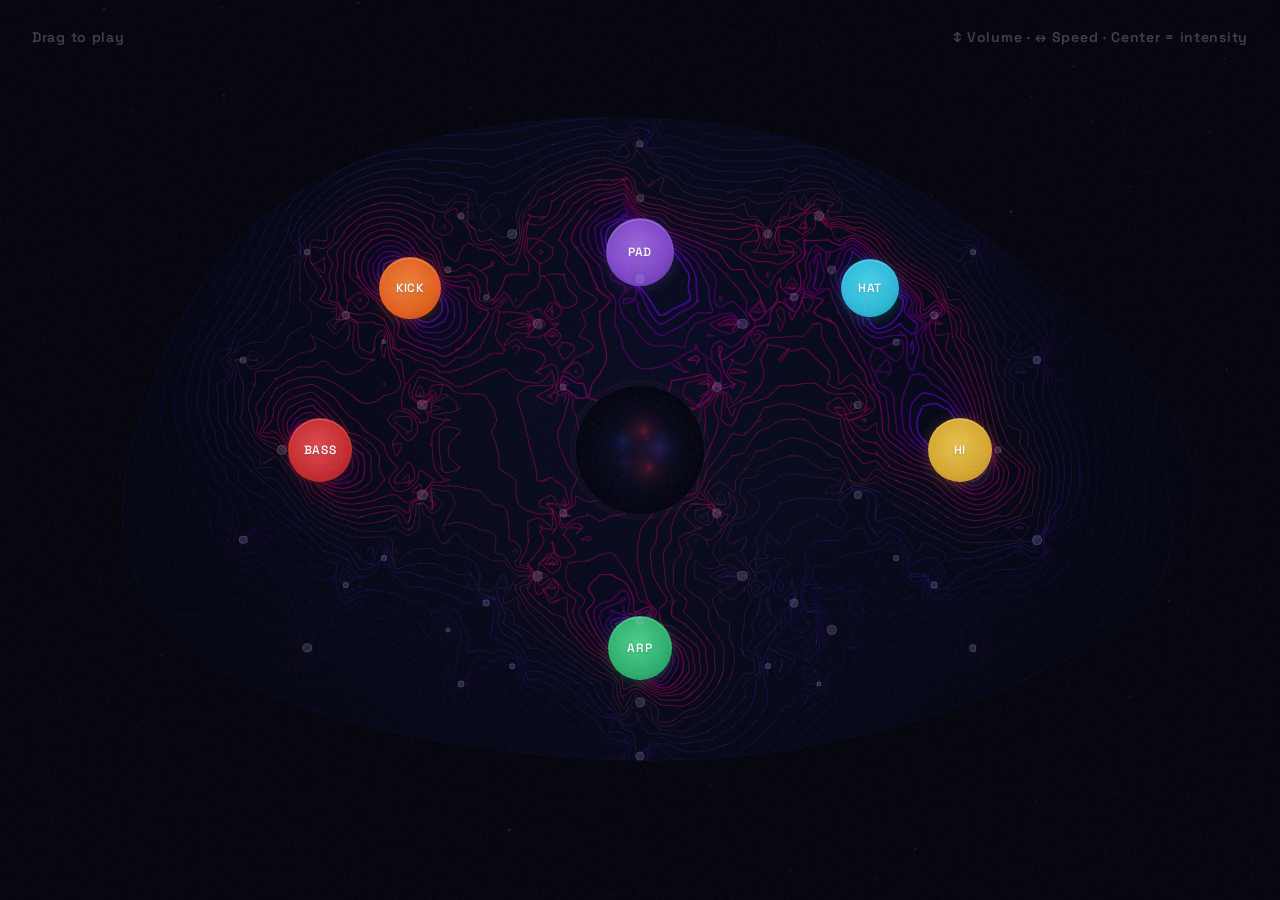
<file: src/imports/build-a-song.html>
<!DOCTYPE html>
<html lang="en">
<head>
<meta charset="UTF-8">
<meta name="viewport" content="width=device-width, initial-scale=1.0">
<title>Build a song</title>
<link href="https://fonts.googleapis.com/css2?family=Space+Grotesk:wght@400;500;600;700&family=DM+Sans:wght@300;400;500&display=swap" rel="stylesheet">
<style>
:root { --accent-blue:#3b7cf5; --accent-red:#c83242; }
* { margin:0; padding:0; box-sizing:border-box; }
body {
  width:100vw; height:100vh; overflow:hidden;
  background:#05050e; font-family:'DM Sans',sans-serif; cursor:default;
}
body::before {
  content:''; position:fixed; inset:0; z-index:100; pointer-events:none;
  background-image:url("data:image/svg+xml,%3Csvg viewBox='0 0 200 200' xmlns='http://www.w3.org/2000/svg'%3E%3Cfilter id='n'%3E%3CfeTurbulence type='fractalNoise' baseFrequency='1.2' numOctaves='5' stitchTiles='stitch'/%3E%3C/filter%3E%3Crect width='100%25' height='100%25' filter='url(%23n)' opacity='0.065'/%3E%3C/svg%3E");
  opacity:.45;
}
#label-left,#label-right {
  position:fixed; top:28px; z-index:50;
  font-family:'Space Grotesk',sans-serif; font-weight:600; font-size:14px;
  letter-spacing:.05em; color:rgba(200,200,220,0.30); pointer-events:none;
}
#label-left{left:32px;} #label-right{right:32px;}
canvas { position:fixed; inset:0; }
#pixelCanvas  { z-index:1; pointer-events:none; }
#topoCanvas   { z-index:2; pointer-events:none; }
#centerCanvas { z-index:3; pointer-events:none; }
#rippleCanvas { z-index:4; pointer-events:none; }
#orbLayer     { position:fixed; inset:0; z-index:10; pointer-events:none; }

.grad-orb {
  position:absolute; border-radius:50%; cursor:grab; pointer-events:all;
  transform:translate(-50%,-50%);
  display:flex; align-items:center; justify-content:center;
  font-family:'Space Grotesk',sans-serif; font-weight:600; font-size:12px;
  color:rgba(255,255,255,.92); letter-spacing:.06em;
  text-shadow:0 1px 3px rgba(80,70,100,.35);
  border:1.5px solid rgba(79,142,247,0);
  transition:opacity .4s ease, transform .15s ease;
  user-select:none; will-change:transform;
}
.grad-orb:active { cursor:grabbing; }
.grad-orb.hovered { animation:strokeGrow .55s ease-in forwards; }
.grad-orb.pressed {
  border-color:var(--accent-blue) !important;
  box-shadow:0 0 0 3px var(--accent-blue),0 0 24px rgba(79,142,247,.4) !important;
  animation:none !important;
}
.grad-orb.playing {
  border-color:rgba(79,142,247,.35);
  box-shadow:0 0 12px rgba(79,142,247,.18);
  animation:none;
}
.grad-orb span { position:relative; z-index:3; }
@keyframes strokeGrow {
  0%   { border-color:rgba(79,142,247,0);  box-shadow:0 0 0 0 rgba(79,142,247,0); }
  100% { border-color:rgba(79,142,247,1);  box-shadow:0 0 0 3px rgba(79,142,247,.35),0 0 20px rgba(79,142,247,.3); }
}
/* Distinct orb colours */
.orb-top    { background:radial-gradient(circle at 45% 42%,rgba(170,110,235,.92),rgba(140,80,220,.88) 60%,rgba(110,55,190,.85)); box-shadow:0 2px 14px rgba(140,80,220,.25),inset 0 1px 0 rgba(255,255,255,.25); }
.orb-bottom { background:radial-gradient(circle at 45% 42%,rgba(80,225,145,.92),rgba(50,200,120,.88) 60%,rgba(35,170,95,.85)); box-shadow:0 2px 14px rgba(50,200,120,.25),inset 0 1px 0 rgba(255,255,255,.25); }
.orb-left   { background:radial-gradient(circle at 45% 42%,rgba(240,80,80,.92),rgba(220,50,50,.88) 60%,rgba(185,35,35,.85)); box-shadow:0 2px 14px rgba(220,50,50,.25),inset 0 1px 0 rgba(255,255,255,.25); }
.orb-right  { background:radial-gradient(circle at 45% 42%,rgba(250,210,80,.92),rgba(240,190,50,.88) 60%,rgba(210,160,30,.85)); box-shadow:0 2px 14px rgba(240,190,50,.25),inset 0 1px 0 rgba(255,255,255,.25); }
.orb-kick   { background:radial-gradient(circle at 45% 42%,rgba(255,140,60,.92),rgba(255,110,30,.88) 60%,rgba(220,85,15,.85)); box-shadow:0 2px 14px rgba(255,110,30,.25),inset 0 1px 0 rgba(255,255,255,.25); }
.orb-hat    { background:radial-gradient(circle at 45% 42%,rgba(80,225,250,.92),rgba(50,210,240,.88) 60%,rgba(30,180,210,.85)); box-shadow:0 2px 14px rgba(50,210,240,.25),inset 0 1px 0 rgba(255,255,255,.25); }
.dot {
  position:absolute; border-radius:50%; transform:translate(-50%,-50%);
  pointer-events:none; background:rgba(180,180,210,.18);
  border:1px solid rgba(200,200,240,.15);
}
</style>
</head>
<body>
<div id="label-left">Drag to play</div>
<div id="label-right">↕ Volume · ↔ Speed · Center = intensity</div>
<canvas id="pixelCanvas"></canvas>
<canvas id="topoCanvas"></canvas>
<canvas id="centerCanvas"></canvas>
<canvas id="rippleCanvas"></canvas>
<div id="orbLayer"></div>
<script>
// ═══════════════════════════════════════════════════
//  CANVAS
// ═══════════════════════════════════════════════════
const pixelCv  = document.getElementById('pixelCanvas');
const topoCv   = document.getElementById('topoCanvas');
const centerCv = document.getElementById('centerCanvas');
const rippleCv = document.getElementById('rippleCanvas');
const pCtx  = pixelCv.getContext('2d');
const tCtx  = topoCv.getContext('2d');
const cCtx  = centerCv.getContext('2d');
const rCtx  = rippleCv.getContext('2d');
const orbLayer = document.getElementById('orbLayer');
let W, H;

// ═══════════════════════════════════════════════════
//  WEB AUDIO — melodic, harmonically tuned, looping
// ═══════════════════════════════════════════════════
let audioCtx = null;
function ensureAudio() {
  if (!audioCtx) audioCtx = new (window.AudioContext || window.webkitAudioContext)();
  if (audioCtx.state === 'suspended') audioCtx.resume();
}

let analyserNode = null;
let analyserFreqData = null;
let analyserTimeData = null;

function getAnalyser() {
  if (!analyserNode) {
    ensureAudio();
    analyserNode = audioCtx.createAnalyser();
    analyserNode.fftSize = 512;
    analyserNode.smoothingTimeConstant = 0.82;
    analyserFreqData = new Uint8Array(analyserNode.frequencyBinCount);
    analyserTimeData = new Uint8Array(analyserNode.frequencyBinCount);
    const comp = audioCtx.createDynamicsCompressor();
    comp.threshold.value = -10; comp.knee.value = 8;
    comp.ratio.value = 4; comp.attack.value = 0.003; comp.release.value = 0.25;
    analyserNode.connect(comp);
    comp.connect(audioCtx.destination);
  }
  return analyserNode;
}

const masterGains = {};

// Pentatonic scale in A minor: A3 C4 D4 E4 G4 A4 C5 D5 E5 G5
// Frequencies: 220, 261.6, 293.7, 329.6, 392, 440, 523.2, 587.3, 659.3, 784
const PENTA = [220, 261.6, 293.7, 329.6, 392, 440, 523.2, 587.3, 659.3, 784];

// Each orb: harmonically related BPMs (all divide/multiply of 120)
// left=120 bass, top=160 mid-chord, bottom=180 melody, right=240 hi-rhythm
// Patterns: array of { freq, duration (in beats), velocity }
const audioConfigs = {
  left: {   // 120 BPM — deep bass pulse (triangle for overtones)
    bpm: 120,
    pattern: [
      { freq: 110,   dur: 1.0, vel: 1.0  },  // A2 root
      { freq: 110,   dur: 0.5, vel: 0.7  },
      { freq: 146.8, dur: 0.5, vel: 0.9  },  // D3
    ],
    type: 'triangle', gain: 0.75, attack: 0.006, decay: 0.70,
    filterFreq: 900, filterType: 'lowpass',
  },
  top: {    // 160 BPM — mid warm chord stabs
    bpm: 160,
    pattern: [
      { freq: 220,   dur: 0.75, vel: 1.0  },  // A3
      { freq: 293.7, dur: 0.75, vel: 0.85 },  // D4
      { freq: 329.6, dur: 0.5,  vel: 0.7  },  // E4
    ],
    type: 'triangle', gain: 0.25, attack: 0.025, decay: 0.35,
    filterFreq: 900, filterType: 'lowpass',
    chord: [1, 1.25, 1.5],  // stacked intervals for warmth
  },
  bottom: { // 180 BPM — melodic arpeggio
    bpm: 180,
    pattern: [
      { freq: 440,   dur: 0.33, vel: 1.0  },  // A4
      { freq: 523.2, dur: 0.33, vel: 0.9  },  // C5
      { freq: 587.3, dur: 0.33, vel: 0.8  },  // D5
      { freq: 659.3, dur: 0.33, vel: 0.85 },  // E5
      { freq: 523.2, dur: 0.33, vel: 0.7  },  // C5
      { freq: 440,   dur: 0.67, vel: 0.9  },  // A4 long
    ],
    type: 'sine', gain: 0.35, attack: 0.008, decay: 0.22,
    filterFreq: 2800, filterType: 'lowpass',
  },
  right: {  // 240 BPM — bright hi-rhythm sparkle
    bpm: 240,
    pattern: [
      { freq: 880,  dur: 0.25, vel: 1.0  },  // A5
      { freq: 0,    dur: 0.25, vel: 0    },  // rest
      { freq: 784,  dur: 0.25, vel: 0.8  },  // G5
      { freq: 880,  dur: 0.25, vel: 0.9  },  // A5
    ],
    type: 'sine', gain: 0.38, attack: 0.003, decay: 0.12,
    filterFreq: 5000, filterType: 'bandpass',
  },
  kick: {   // 120 BPM — punchy kick drum (sine sweep)
    bpm: 120,
    pattern: [
      { freq: 160, dur: 1.0, vel: 1.0, sweepTo: 35 },
      { freq: 150, dur: 0.5, vel: 0.7, sweepTo: 35 },
      { freq: 160, dur: 0.5, vel: 0.85, sweepTo: 38 },
    ],
    type: 'sine', gain: 0.75, attack: 0.002, decay: 0.28,
    filterFreq: 400, filterType: 'lowpass',
  },
  hat: {    // 240 BPM — metallic hi-hat
    bpm: 240,
    pattern: [
      { freq: 8000, dur: 0.25, vel: 1.0 },
      { freq: 0,    dur: 0.25, vel: 0   },
      { freq: 8500, dur: 0.25, vel: 0.65 },
      { freq: 8000, dur: 0.125, vel: 0.9 },
      { freq: 0,    dur: 0.125, vel: 0   },
    ],
    type: 'square', gain: 0.065, attack: 0.001, decay: 0.038,
    filterFreq: 7000, filterType: 'highpass',
    chord: [1, 1.022, 0.978, 1.041],
  },
};

function getMasterGain(orbId) {
  if (!masterGains[orbId]) {
    ensureAudio();
    const g = audioCtx.createGain();
    g.gain.value = 0;
    g.connect(getAnalyser());
    masterGains[orbId] = g;
  }
  return masterGains[orbId];
}

function schedulePattern(orbId, patternStartTime, bpmOverride) {
  ensureAudio();
  const cfg = audioConfigs[orbId];
  if (!cfg) return 0;
  const beatSec = 60 / (bpmOverride || cfg.bpm);
  const master = getMasterGain(orbId);
  let offset = 0;
  for (const step of cfg.pattern) {
    if (step.vel > 0 && step.freq > 0) {
      const startT  = patternStartTime + offset * beatSec;
      const freqs   = cfg.chord ? cfg.chord.map(m => step.freq * m) : [step.freq];
      freqs.forEach(freq => {
        const osc  = audioCtx.createOscillator();
        const gain = audioCtx.createGain();
        const filt = audioCtx.createBiquadFilter();
        filt.type = cfg.filterType || 'lowpass';
        filt.frequency.value = cfg.filterFreq || 2000;
        osc.type = cfg.type;
        osc.frequency.value = freq;
        if (step.sweepTo) {
          osc.frequency.setValueAtTime(freq, startT);
          osc.frequency.exponentialRampToValueAtTime(Math.max(1, step.sweepTo), startT + cfg.decay * 0.85);
        }
        osc.connect(filt); filt.connect(gain); gain.connect(master);
        const peakGain = cfg.gain * step.vel;
        gain.gain.setValueAtTime(0, startT);
        gain.gain.linearRampToValueAtTime(peakGain, startT + cfg.attack);
        gain.gain.exponentialRampToValueAtTime(0.0001, startT + cfg.decay);
        osc.start(startT);
        osc.stop(startT + cfg.decay + 0.05);
        // Disconnect nodes once done to free audio graph resources
        osc.onended = () => { osc.disconnect(); gain.disconnect(); filt.disconnect(); };
      });
    }
    offset += step.dur;
  }
  return offset * beatSec; // total pattern duration in seconds
}

// Position → audio parameter mapping (non-linear: central area covers most range)
// Attempt a sigmoid curve centered at 0.5, steepened so 0.25–0.75 spans ~80% of range
function sigmoidMap(t, k) {
  // t in [0,1], k controls steepness (higher = steeper in center)
  // Returns [0,1] with most change concentrated around t=0.5
  const s = 1 / (1 + Math.exp(-k * (t - 0.5)));
  const s0 = 1 / (1 + Math.exp(-k * -0.5));  // value at t=0
  const s1 = 1 / (1 + Math.exp(-k *  0.5));  // value at t=1
  return (s - s0) / (s1 - s0);  // normalize to [0,1]
}

function getOrbDistFromCenter(orb) {
  const dx = orb.x - 0.5, dy = orb.y - 0.5;
  return Math.min(1, Math.sqrt(dx * dx + dy * dy) / 0.55);
}

function getOrbBPM(orb) {
  // X axis only: left=slow, right=fast
  // Steep sigmoid (k=12): edges are flat, center has most of the BPM range
  const x = Math.max(0, Math.min(1, orb.x));
  const xMapped = sigmoidMap(x, 12);
  return orb.bpm * (0.08 + xMapped * 2.4);  // 0.08×–2.48× (e.g. 120bpm → ~10–298)
}

function getOrbVolume(orb) {
  // Y axis only: top=loud, bottom=quiet
  const y = Math.max(0.02, Math.min(0.98, orb.y));
  const yMapped = sigmoidMap(1 - y, 6);  // top=loud
  return 0.10 + yMapped * 0.90;
}

// Dynamic per-orb audio loop — fixed-interval scheduler
const orbAudioState = {};
const SCHEDULE_AHEAD  = 0.35;  // seconds to schedule ahead
const SCHEDULE_INTERVAL = 90;  // ms between scheduler ticks

function startOrbAudio(orbId) {
  if (orbAudioState[orbId]?.playing) return;
  ensureAudio();
  const state = {
    playing: true,
    nextStart: audioCtx.currentTime + 0.06,
    intervalId: null,
    lastBPM: 0,
  };
  orbAudioState[orbId] = state;

  function tick() {
    if (!state.playing || !audioCtx) return;
    const orb = orbs.find(o => o.id === orbId);
    if (!orb) return;
    const now = audioCtx.currentTime;
    const dynBPM = getOrbBPM(orb);

    // BPM changed significantly — resync to avoid overlap with old schedule
    if (state.lastBPM > 0 && Math.abs(dynBPM - state.lastBPM) / state.lastBPM > 0.25) {
      // Jump nextStart to slightly in the future so old notes finish naturally
      state.nextStart = Math.max(state.nextStart, now + 0.08);
    }
    state.lastBPM = dynBPM;

    // If we fell behind (tab was backgrounded, etc.), catch up
    if (state.nextStart < now - 0.15) {
      state.nextStart = now + 0.05;
    }

    // Schedule ahead up to SCHEDULE_AHEAD seconds
    const horizon = now + SCHEDULE_AHEAD;
    let safety = 0;
    while (state.nextStart < horizon && safety < 8) {
      const dur = schedulePattern(orbId, state.nextStart, dynBPM);
      if (dur <= 0) break;  // safety
      state.nextStart += dur;
      safety++;
    }
  }

  tick();
  state.intervalId = setInterval(tick, SCHEDULE_INTERVAL);
}

function stopOrbAudio(orbId) {
  const state = orbAudioState[orbId];
  if (!state) return;
  state.playing = false;
  if (state.intervalId) clearInterval(state.intervalId);
  // Fade out the master gain
  const mg = masterGains[orbId];
  if (mg && audioCtx) {
    mg.gain.setTargetAtTime(0, audioCtx.currentTime, 0.08);
  }
  delete orbAudioState[orbId];
}

function updateAllOrbAudio() {
  for (const orb of orbs) {
    const state = orbAudioState[orb.id];
    if (!state?.playing) continue;
    const vol = getOrbVolume(orb);
    const mg = masterGains[orb.id];
    if (mg && audioCtx) mg.gain.setTargetAtTime(vol, audioCtx.currentTime, 0.08);
  }
}

// ═══════════════════════════════════════════════════
//  ORB DATA
// ═══════════════════════════════════════════════════
const ORB_DEFS = [
  { id:'top',    cls:'orb-top',    label:'PAD',  bpm:160, sx:.50, sy:.28, size:68, color:[140,80,220] },
  { id:'bottom', cls:'orb-bottom', label:'ARP',  bpm:180, sx:.50, sy:.72, size:64, color:[50,200,120] },
  { id:'left',   cls:'orb-left',   label:'BASS', bpm:120, sx:.25, sy:.50, size:64, color:[220,50,50] },
  { id:'right',  cls:'orb-right',  label:'HI',   bpm:240, sx:.75, sy:.50, size:64, color:[240,190,50] },
  { id:'kick',   cls:'orb-kick',   label:'KICK', bpm:120, sx:.32, sy:.32, size:62, color:[255,110,30] },
  { id:'hat',    cls:'orb-hat',    label:'HAT',  bpm:240, sx:.68, sy:.32, size:58, color:[50,210,240] },
];
const orbs = ORB_DEFS.map(d=>({...d, x:d.sx, y:d.sy, origX:d.sx, origY:d.sy, el:null, active:true, pressed:false, playing:false, vx:0, vy:0}));
const center = { x:.50, y:.50, size:130 };

// ═══════════════════════════════════════════════════
//  DOTS — denser grid for harder navigation
// ═══════════════════════════════════════════════════
const DOTS_RAW = [
  // original ring
  [.24,.28],[.36,.24],[.50,.22],[.64,.24],[.76,.28],
  [.19,.40],[.30,.38],[.42,.36],[.58,.36],[.70,.38],[.81,.40],
  [.19,.60],[.30,.62],[.42,.64],[.58,.64],[.70,.62],[.81,.60],
  [.24,.72],[.36,.76],[.50,.78],[.64,.76],[.76,.72],
  // inner ring — creates tighter obstacle maze
  [.38,.33],[.50,.31],[.62,.33],
  [.33,.45],[.44,.43],[.56,.43],[.67,.45],
  [.33,.55],[.44,.57],[.56,.57],[.67,.55],
  [.38,.67],[.50,.69],[.62,.67],
  // diagonal fills
  [.27,.35],[.73,.35],[.27,.65],[.73,.65],
  [.40,.26],[.60,.26],[.40,.74],[.60,.74],
  // extra scatter
  [.22,.50],[.78,.50],[.50,.16],[.50,.84],
  [.35,.30],[.65,.30],[.35,.70],[.65,.70],
];
const dots = DOTS_RAW.map(([fx,fy])=>({ fx, fy, size:5+Math.random()*6, el:null }));

// ═══════════════════════════════════════════════════
//  BEAT TRACKER — visual pulses per orb position
// ═══════════════════════════════════════════════════
const orbBeats = {};

function updateOrbBeats(now) {
  for (const orb of orbs) {
    if (!orbAudioState[orb.id]?.playing) continue;
    if (!orbBeats[orb.id]) {
      orbBeats[orb.id] = { nextBeat: now, pulseIntensity: 0, pulseBorn: 0,
        pulseDuration: Math.max(160, 380 - orb.bpm * 0.7) };
    }
    const ob = orbBeats[orb.id];
    const dynBPM = getOrbBPM(orb);
    const intervalMs = 60000 / dynBPM;
    if (now >= ob.nextBeat) {
      ob.nextBeat = now + intervalMs;
      ob.pulseIntensity = 1.0;
      ob.pulseBorn = now;
    }
    if (ob.pulseIntensity > 0) {
      const age = (now - ob.pulseBorn) / ob.pulseDuration;
      ob.pulseIntensity = age >= 1 ? 0 : Math.pow(1 - age, 1.8);
    }
  }
}

function getOrbFieldValue(orb) {
  if (!fieldGrid) return 0.65;
  const gc = Math.max(0, Math.min(gridCols-1, Math.round(orb.x * W / STEP)));
  const gr = Math.max(0, Math.min(gridRows-1, Math.round(orb.y * H / STEP)));
  return getGrid(gr, gc);
}

// ═══════════════════════════════════════════════════
//  CENTER VISUALIZER — audio-reactive
// ═══════════════════════════════════════════════════
function drawVisualizer(now) {
  cCtx.clearRect(0, 0, W, H);
  const cx = center.x * W, cy = center.y * H;
  const R = center.size * 0.5;

  // Gather audio data
  let avgAmp = 0, bassE = 0, midE = 0, hiE = 0;
  const hasAudio = analyserNode && analyserFreqData;
  if (hasAudio) {
    analyserNode.getByteFrequencyData(analyserFreqData);
    const bins = analyserFreqData.length;
    let sum = 0;
    for (let i = 0; i < bins; i++) sum += analyserFreqData[i];
    avgAmp = sum / bins / 255;
    const midBin = Math.floor(bins * 0.25), hiBin = Math.floor(bins * 0.6);
    let bS = 0, mS = 0, hS = 0;
    for (let i = 0; i < midBin; i++) bS += analyserFreqData[i];
    for (let i = midBin; i < hiBin; i++) mS += analyserFreqData[i];
    for (let i = hiBin; i < bins; i++) hS += analyserFreqData[i];
    bassE = bS / midBin / 255;
    midE  = mS / (hiBin - midBin) / 255;
    hiE   = hS / (bins - hiBin) / 255;
  }

  cCtx.save();
  cCtx.beginPath();
  cCtx.arc(cx, cy, R, 0, Math.PI * 2);
  cCtx.clip();

  // Deep navy void base
  const baseG = cCtx.createRadialGradient(cx, cy, 0, cx, cy, R);
  baseG.addColorStop(0, 'rgba(12,14,38,1)');
  baseG.addColorStop(0.5, 'rgba(8,10,28,1)');
  baseG.addColorStop(1, 'rgba(4,4,15,1)');
  cCtx.fillStyle = baseG;
  cCtx.fillRect(cx - R, cy - R, R * 2, R * 2);

  // Crimson-blue plasma blobs — the "moon pool"
  const t2 = performance.now() * 0.0005;
  const ampScale = 1 + avgAmp * 0.9;
  for (let i = 0; i < 10; i++) {
    const a = (i / 10) * Math.PI * 2 + t2 * (i % 2 === 0 ? 0.8 : -0.55);
    const br = R * (0.22 + 0.2 * Math.sin(t2 * 1.1 + i * 0.7)) * ampScale;
    const bx = cx + Math.cos(a) * R * 0.3;
    const by = cy + Math.sin(a) * R * 0.3;
    const g = cCtx.createRadialGradient(bx, by, 0, bx, by, br);
    const kind = i % 3;
    if (kind === 0) {
      const ca = 0.25 + bassE * 0.45;
      g.addColorStop(0, `rgba(200,40,55,${ca.toFixed(2)})`);
      g.addColorStop(0.55, `rgba(130,20,35,${(ca * 0.35).toFixed(2)})`);
      g.addColorStop(1, 'rgba(60,8,15,0)');
    } else if (kind === 1) {
      const ca = 0.25 + midE * 0.4;
      g.addColorStop(0, `rgba(35,70,200,${ca.toFixed(2)})`);
      g.addColorStop(0.55, `rgba(20,40,130,${(ca * 0.35).toFixed(2)})`);
      g.addColorStop(1, 'rgba(8,18,60,0)');
    } else {
      const ca = 0.18 + hiE * 0.3;
      g.addColorStop(0, `rgba(110,30,140,${ca.toFixed(2)})`);
      g.addColorStop(0.55, `rgba(60,15,80,${(ca * 0.3).toFixed(2)})`);
      g.addColorStop(1, 'rgba(25,6,40,0)');
    }
    cCtx.fillStyle = g;
    cCtx.beginPath();
    cCtx.arc(bx, by, br, 0, Math.PI * 2);
    cCtx.fill();
  }

  // Reactive orb-colored blobs
  const bandMap = { left: bassE, kick: bassE, top: midE, bottom: midE, right: hiE, hat: hiE };
  orbs.forEach((orb, idx) => {
    if (!orbAudioState[orb.id]?.playing) return;
    const [cr, cg, cb] = orb.color;
    const energy = bandMap[orb.id] || avgAmp;
    const vol = getOrbVolume(orb);
    const phase = now * 0.0008 + idx * Math.PI * 0.33;
    const blobR = R * (0.18 + energy * 0.45) * (0.4 + vol * 0.6);
    const dist = R * 0.22 * (1 + energy * 0.4);
    const bx = cx + Math.cos(phase) * dist;
    const by = cy + Math.sin(phase) * dist;
    const g = cCtx.createRadialGradient(bx, by, 0, bx, by, blobR);
    const a1 = (0.35 + energy * 0.5) * vol;
    const a2 = (0.08 + energy * 0.12) * vol;
    g.addColorStop(0, `rgba(${cr},${cg},${cb},${a1.toFixed(2)})`);
    g.addColorStop(0.5, `rgba(${cr},${cg},${cb},${a2.toFixed(2)})`);
    g.addColorStop(1, `rgba(${cr},${cg},${cb},0)`);
    cCtx.fillStyle = g;
    cCtx.beginPath();
    cCtx.arc(bx, by, blobR, 0, Math.PI * 2);
    cCtx.fill();
  });

  // Static/grain noise — red-blue pixels scattered inside circle
  const noiseCount = 250 + Math.floor(avgAmp * 350);
  for (let i = 0; i < noiseCount; i++) {
    const na = Math.random() * Math.PI * 2;
    const nd = Math.sqrt(Math.random()) * R;
    const nx = cx + Math.cos(na) * nd;
    const ny = cy + Math.sin(na) * nd;
    const ns = 0.5 + Math.random() * 1.8;
    const rnd = Math.random();
    if (rnd > 0.65) {
      cCtx.fillStyle = `rgba(200,45,55,${(0.03 + Math.random() * 0.12).toFixed(2)})`;
    } else if (rnd > 0.25) {
      cCtx.fillStyle = `rgba(35,70,200,${(0.03 + Math.random() * 0.1).toFixed(2)})`;
    } else {
      cCtx.fillStyle = `rgba(180,180,200,${(0.015 + Math.random() * 0.05).toFixed(2)})`;
    }
    cCtx.fillRect(nx, ny, ns, ns);
  }

  cCtx.restore();

  // Circular waveform ring — violet
  if (hasAudio) {
    analyserNode.getByteTimeDomainData(analyserTimeData);
    const bins = analyserTimeData.length;
    cCtx.beginPath();
    for (let i = 0; i <= bins; i++) {
      const angle = (i / bins) * Math.PI * 2 - Math.PI / 2;
      const amp = (analyserTimeData[i % bins] - 128) / 128;
      const r = R + 6 + amp * 20 * (0.5 + avgAmp);
      const wx = cx + Math.cos(angle) * r;
      const wy = cy + Math.sin(angle) * r;
      if (i === 0) cCtx.moveTo(wx, wy); else cCtx.lineTo(wx, wy);
    }
    cCtx.closePath();
    const waveAlpha = (0.18 + avgAmp * 0.5).toFixed(2);
    cCtx.strokeStyle = `rgba(140,50,180,${waveAlpha})`;
    cCtx.lineWidth = 1.5;
    cCtx.shadowBlur = 16;
    cCtx.shadowColor = `rgba(120,40,160,${(avgAmp * 0.45).toFixed(2)})`;
    cCtx.stroke();
    cCtx.shadowBlur = 0;
  }

  // Outer glow — dual crimson + blue halos
  const glowAlpha = 0.08 + avgAmp * 0.25;
  cCtx.beginPath();
  cCtx.arc(cx, cy, R + 4, 0, Math.PI * 2);
  cCtx.strokeStyle = `rgba(200,45,60,${glowAlpha.toFixed(2)})`;
  cCtx.lineWidth = 2.5;
  cCtx.shadowBlur = 22;
  cCtx.shadowColor = `rgba(200,40,55,${(glowAlpha * 0.4).toFixed(2)})`;
  cCtx.stroke();
  cCtx.shadowBlur = 0;

  cCtx.beginPath();
  cCtx.arc(cx, cy, R + 2, 0, Math.PI * 2);
  cCtx.strokeStyle = `rgba(40,70,200,${(glowAlpha * 0.7).toFixed(2)})`;
  cCtx.lineWidth = 1.5;
  cCtx.shadowBlur = 18;
  cCtx.shadowColor = `rgba(35,60,180,${(glowAlpha * 0.35).toFixed(2)})`;
  cCtx.stroke();
  cCtx.shadowBlur = 0;

  // Rim
  cCtx.beginPath();
  cCtx.arc(cx, cy, R, 0, Math.PI * 2);
  cCtx.strokeStyle = 'rgba(200,200,220,.12)';
  cCtx.lineWidth = 0.7;
  cCtx.stroke();
}

// ═══════════════════════════════════════════════════
//  FIELD + GRID
// ═══════════════════════════════════════════════════
const STEP = 12;
let gridCols=0, gridRows=0, fieldGrid=null;

function allocGrid() {
  gridCols = Math.ceil(W/STEP)+2;
  gridRows = Math.ceil(H/STEP)+2;
  fieldGrid = new Float32Array(gridCols*gridRows);
}

function noise(x,y,t) {
  return (
    Math.sin(x*2.2+t*.6)*Math.cos(y*1.8+t*.5)*.50+
    Math.sin(x*4.1-t*.35+y*2.0)*.25+
    Math.sin(x*8.3+y*6.2+t*1.0)*.125+
    Math.cos(x*3.1-y*4.5+t*.25)*.0625
  );
}

let dotWX=[], dotWY=[];

function computeField(t) {
  const ox=[],oy=[],or2=[];
  for(let i=0;i<orbs.length;i++){ox[i]=orbs[i].x*W;oy[i]=orbs[i].y*H;or2[i]=orbs[i].size*1.8;}
  const cx=center.x*W, cy=center.y*H, cr=center.size*1.6;
  const nx5=5/W, ny5=5/H;
  for(let r=0;r<gridRows;r++){
    const py=r*STEP, base=r*gridCols;
    for(let c=0;c<gridCols;c++){
      const px=c*STEP; let val=0;
      for(let i=0;i<orbs.length;i++){
        if(!orbs[i].active)continue;
        const dx=px-ox[i],dy=py-oy[i],dist=Math.sqrt(dx*dx+dy*dy);
        val+=Math.exp(-dist/(or2[i]*.82));
        const inv=dist<.001?0:1/dist;
        val+=(dy*inv*dx*inv*5*.065)*Math.max(0,1-dist/(or2[i]*2.6));
      }
      {const dx=px-cx,dy=py-cy;val+=Math.exp(-Math.sqrt(dx*dx+dy*dy)/(cr*.75))*.65;}
      for(let i=0;i<dots.length;i++){
        const dx=px-dotWX[i],dy=py-dotWY[i],dist=Math.sqrt(dx*dx+dy*dy);
        val+=Math.exp(-dist/(dots[i].size*2))*.16*(dist%12<6?1:-1);
      }
      val+=noise(px*nx5,py*ny5,t)*.09;
      fieldGrid[base+c]=val;
    }
  }
}
function getGrid(r,c){return fieldGrid[r*gridCols+c];}

// ═══════════════════════════════════════════════════
//  MARCHING SQUARES — smooth bezier chains
// ═══════════════════════════════════════════════════
function collectSegments(threshold) {
  const segs=[];
  for(let r=0;r<gridRows-1;r++){
    for(let c=0;c<gridCols-1;c++){
      const x=c*STEP,y=r*STEP;
      const tl=getGrid(r,c),tr=getGrid(r,c+1),br=getGrid(r+1,c+1),bl=getGrid(r+1,c);
      const idx=(tl>threshold?8:0)|(tr>threshold?4:0)|(br>threshold?2:0)|(bl>threshold?1:0);
      if(idx===0||idx===15)continue;
      const d=threshold;
      const tA=(tl===tr)?.5:(d-tl)/(tr-tl);
      const rA=(tr===br)?.5:(d-tr)/(br-tr);
      const bA=(bl===br)?.5:(d-bl)/(br-bl);
      const lA=(tl===bl)?.5:(d-tl)/(bl-tl);
      const T=[x+tA*STEP,y],R=[x+STEP,y+rA*STEP],B=[x+bA*STEP,y+STEP],L=[x,y+lA*STEP];
      switch(idx){
        case 1:segs.push(L[0],L[1],B[0],B[1]);break;case 2:segs.push(B[0],B[1],R[0],R[1]);break;
        case 3:segs.push(L[0],L[1],R[0],R[1]);break;case 4:segs.push(T[0],T[1],R[0],R[1]);break;
        case 5:segs.push(T[0],T[1],L[0],L[1],B[0],B[1],R[0],R[1]);break; // two segs inline
        case 6:segs.push(T[0],T[1],B[0],B[1]);break;case 7:segs.push(T[0],T[1],L[0],L[1]);break;
        case 8:segs.push(T[0],T[1],L[0],L[1]);break;case 9:segs.push(T[0],T[1],B[0],B[1]);break;
        case 10:segs.push(T[0],T[1],R[0],R[1],B[0],B[1],L[0],L[1]);break;
        case 11:segs.push(T[0],T[1],R[0],R[1]);break;case 12:segs.push(L[0],L[1],R[0],R[1]);break;
        case 13:segs.push(B[0],B[1],R[0],R[1]);break;case 14:segs.push(L[0],L[1],B[0],B[1]);break;
      }
    }
  }
  return segs;
}

function drawSmoothedContour(ctx,threshold,overrideStyle) {
  const segs=collectSegments(threshold);
  if(!segs.length)return;
  const EPS=STEP*.6, n=segs.length/4;
  const used=new Uint8Array(n);
  const chains=[];
  for(let s=0;s<n;s++){
    if(used[s])continue;
    used[s]=1;
    const ch=[segs[s*4],segs[s*4+1],segs[s*4+2],segs[s*4+3]];
    let ext=true;
    while(ext){
      ext=false;
      const ex=ch[ch.length-2],ey=ch[ch.length-1];
      for(let j=0;j<n;j++){
        if(used[j])continue;
        const ax=segs[j*4],ay=segs[j*4+1],bx=segs[j*4+2],by=segs[j*4+3];
        if(Math.abs(ax-ex)<EPS&&Math.abs(ay-ey)<EPS){ch.push(bx,by);used[j]=1;ext=true;break;}
        if(Math.abs(bx-ex)<EPS&&Math.abs(by-ey)<EPS){ch.push(ax,ay);used[j]=1;ext=true;break;}
      }
      if(!ext){
        const sx=ch[0],sy=ch[1];
        for(let j=0;j<n;j++){
          if(used[j])continue;
          const ax=segs[j*4],ay=segs[j*4+1],bx=segs[j*4+2],by=segs[j*4+3];
          if(Math.abs(bx-sx)<EPS&&Math.abs(by-sy)<EPS){ch.unshift(ax,ay);used[j]=1;ext=true;break;}
          if(Math.abs(ax-sx)<EPS&&Math.abs(ay-sy)<EPS){ch.unshift(bx,by);used[j]=1;ext=true;break;}
        }
      }
    }
    chains.push(ch);
  }
  ctx.beginPath();
  for(const ch of chains){
    const pts=ch.length/2;
    if(pts<2)continue;
    ctx.moveTo(ch[0],ch[1]);
    if(pts===2){ctx.lineTo(ch[2],ch[3]);}
    else{
      for(let i=0;i<pts-1;i++){
        const i0=Math.max(0,i-1),i2=i+1,i3=Math.min(pts-1,i+2);
        const cp1x=ch[i*2]+(ch[i2*2]-ch[i0*2])/6;
        const cp1y=ch[i*2+1]+(ch[i2*2+1]-ch[i0*2+1])/6;
        const cp2x=ch[i2*2]-(ch[i3*2]-ch[i*2])/6;
        const cp2y=ch[i2*2+1]-(ch[i3*2+1]-ch[i*2+1])/6;
        ctx.bezierCurveTo(cp1x,cp1y,cp2x,cp2y,ch[i2*2],ch[i2*2+1]);
      }
    }
  }
  ctx.stroke();
}

// ═══════════════════════════════════════════════════
//  BLOB PATH
// ═══════════════════════════════════════════════════
const BLOB_N=64;
const blobPts=new Float32Array(BLOB_N*2);
function updateBlobPath(t){
  const cx=W*.50,cy=H*.50,rx=W*.40,ry=H*.37;
  for(let i=0;i<BLOB_N;i++){
    const a=(i/BLOB_N)*Math.PI*2;
    const w=1+Math.sin(a*3+t*.45)*.052+Math.cos(a*2-t*.38)*.038+Math.sin(a*5+t*.7)*.018;
    blobPts[i*2]=cx+Math.cos(a)*rx*w; blobPts[i*2+1]=cy+Math.sin(a)*ry*w;
  }
}
function traceBlobSmooth(ctx){
  ctx.beginPath();
  const N=BLOB_N;
  ctx.moveTo((blobPts[0]+blobPts[(N-1)*2])*.5,(blobPts[1]+blobPts[(N-1)*2+1])*.5);
  for(let i=0;i<N;i++){
    const nx2=(i+1)%N;
    ctx.quadraticCurveTo(blobPts[i*2],blobPts[i*2+1],(blobPts[i*2]+blobPts[nx2*2])*.5,(blobPts[i*2+1]+blobPts[nx2*2+1])*.5);
  }
  ctx.closePath();
}

// ═══════════════════════════════════════════════════
//  LEVEL COLOURS + PULSE
// ═══════════════════════════════════════════════════
const LEVELS=28;
const levelColors=new Array(LEVELS);
const levelWidths=new Float32Array(LEVELS);
const levelAlphas=new Float32Array(LEVELS);
const levelThresh=new Float32Array(LEVELS);
let gradientAngle=0;

function precomputeLevels(){
  for(let i=0;i<LEVELS;i++){
    const f=i/LEVELS;
    levelThresh[i]=.025+f*1.15;
    levelAlphas[i]=.14+f*.44;
    levelWidths[i]=.4+f*.95;
  }
}
precomputeLevels();

function updateLevelColors(){
  for(let i=0;i<LEVELS;i++){
    const f=i/LEVELS,a=f*Math.PI*3+gradientAngle;
    const r=80+130*Math.max(0,Math.cos(a))|0,g=12+28*Math.cos(a+1.8)|0,b=90+120*Math.max(0,Math.cos(a+Math.PI*0.9))|0;
    levelColors[i]=`rgba(${r},${g},${b},${levelAlphas[i].toFixed(2)})`;
  }
}



// ═══════════════════════════════════════════════════
//  RIPPLES
// ═══════════════════════════════════════════════════
const ripples=[];
function spawnRipple(x,y,color){
  ripples.push({x,y,color,born:performance.now(),duration:1500,maxR:Math.hypot(W,H)*.7,waves:3,alpha:.55});
}
function drawRipples(now){
  rCtx.clearRect(0,0,W,H);
  for(let i=ripples.length-1;i>=0;i--){
    const rp=ripples[i],elapsed=now-rp.born;
    if(elapsed>rp.duration){ripples.splice(i,1);continue;}
    const t=elapsed/rp.duration;
    const [cr,cg,cb]=rp.color;
    for(let w=0;w<rp.waves;w++){
      const wt=Math.max(0,t-w*.18);if(wt<=0)continue;
      rCtx.beginPath();rCtx.arc(rp.x,rp.y,wt*rp.maxR*.55,0,Math.PI*2);
      rCtx.strokeStyle=`rgba(${cr},${cg},${cb},${((1-wt)*rp.alpha*.5).toFixed(3)})`;
      rCtx.lineWidth=1.5*(1-wt);rCtx.stroke();
    }
  }
}

// ═══════════════════════════════════════════════════
//  PIXELS
// ═══════════════════════════════════════════════════
const pixels=[];
function buildPixels(){
  pixels.length=0;
  const count=Math.min(Math.floor(W*H/4500),420);
  for(let i=0;i<count;i++){
    const rnd=Math.random();
    let cR,cG,cB;
    if(rnd>.6){cR=200;cG=42;cB=58;}       // crimson
    else if(rnd>.2){cR=38;cG=72;cB=200;}   // blue
    else{cR=110;cG=35;cB=155;}              // violet
    pixels.push({x:Math.random()*W,y:Math.random()*H,size:1+Math.random()*1.8,
      baseAlpha:.05+Math.random()*.35,colorR:cR,colorG:cG,colorB:cB,
      phase:Math.random()*Math.PI*2,speed:.2+Math.random()*.6});
  }
}
function drawPixels(t){
  pCtx.clearRect(0,0,W,H);
  for(const p of pixels){
    const a=p.baseAlpha*(0.55+0.45*Math.sin(t*p.speed+p.phase));
    pCtx.fillStyle=`rgba(${p.colorR},${p.colorG},${p.colorB},${a.toFixed(3)})`;
    pCtx.fillRect(p.x,p.y,p.size,p.size);
  }
}

// ═══════════════════════════════════════════════════
//  DOM BUILD
// ═══════════════════════════════════════════════════
function buildDOM(){
  orbLayer.innerHTML='';
  // Note: centre circle is drawn on centerCanvas, no DOM element needed
  orbs.forEach((o,i)=>{
    if(!o.active)return;
    const el=document.createElement('div');
    el.className=`grad-orb ${o.cls}`;
    el.innerHTML=`<span>${o.label}</span>`;
    el.style.cssText=`width:${o.size}px;height:${o.size}px;left:${o.x*W}px;top:${o.y*H}px;`;
    orbLayer.appendChild(el); o.el=el;
    setupOrbEvents(o,i);
  });
  dots.forEach(d=>{
    const el=document.createElement('div');
    el.className='dot';
    el.style.cssText=`width:${d.size}px;height:${d.size}px;left:${d.fx*W}px;top:${d.fy*H}px;`;
    orbLayer.appendChild(el); d.el=el;
  });
}

// ═══════════════════════════════════════════════════
//  DRAG
// ═══════════════════════════════════════════════════
let dragging=null,dragOff={x:0,y:0},lastMoveTime=0;

function setupOrbEvents(orb,idx){
  const el=orb.el;
  el.addEventListener('mousedown',e=>{
    ensureAudio();
    dragging=orb; dragOff.x=e.clientX-orb.x*W; dragOff.y=e.clientY-orb.y*H;
    orb.pressed=true; el.classList.remove('hovered'); el.classList.add('pressed');
    spawnRipple(orb.x*W,orb.y*H,orb.color);
    if (!orb.playing) {
      orb.playing = true;
      startOrbAudio(orb.id);
    }
    e.preventDefault();
  });
  el.addEventListener('mouseenter',()=>{ if(!orb.pressed)el.classList.add('hovered'); });
  el.addEventListener('mouseleave',()=>{ el.classList.remove('hovered'); });
}

window.addEventListener('mousemove',e=>{
  if(!dragging||!dragging.active)return;
  const now=performance.now();
  const newX=(e.clientX-dragOff.x)/W, newY=(e.clientY-dragOff.y)/H;
  const dtM=Math.max(1,now-lastMoveTime)/1000;
  dragging.vx=(newX-dragging.x)/dtM;
  dragging.vy=(newY-dragging.y)/dtM;
  lastMoveTime=now;
  dragging.x=newX; dragging.y=newY;
  dragging.el.style.left=(dragging.x*W)+'px';
  dragging.el.style.top=(dragging.y*H)+'px';
});

window.addEventListener('mouseup',()=>{
  if(!dragging)return;
  const o=dragging; dragging=null;
  o.pressed=false;
  if(o.el){
    o.el.classList.remove('pressed','hovered');
    if(o.playing) o.el.classList.add('playing');
  }
});

// Simple physics: momentum, friction, edge bounce, soft-body deformation
function updatePhysics(dt){
  const FRICTION=3.0, BOUNCE=-0.4;
  for(const orb of orbs){
    if(orb===dragging)continue;
    const speed=Math.sqrt(orb.vx*orb.vx+orb.vy*orb.vy);
    if(speed<0.005){orb.vx=0;orb.vy=0;}
    if(orb.vx===0&&orb.vy===0){
      if(orb.el)orb.el.style.transform='translate(-50%,-50%)';
      continue;
    }
    orb.vx*=Math.exp(-FRICTION*dt);
    orb.vy*=Math.exp(-FRICTION*dt);
    orb.x+=orb.vx*dt;
    orb.y+=orb.vy*dt;
    if(orb.x<0.02){orb.x=0.02;orb.vx*=BOUNCE;}
    if(orb.x>0.98){orb.x=0.98;orb.vx*=BOUNCE;}
    if(orb.y<0.02){orb.y=0.02;orb.vy*=BOUNCE;}
    if(orb.y>0.98){orb.y=0.98;orb.vy*=BOUNCE;}
    if(orb.el){
      orb.el.style.left=(orb.x*W)+'px';
      orb.el.style.top=(orb.y*H)+'px';
    }
  }
  for(const orb of orbs){
    if(!orb.el)continue;
    const spd=Math.sqrt(orb.vx*orb.vx+orb.vy*orb.vy);
    const squish=Math.min(0.22,spd*0.12);
    if(squish>0.01){
      const ang=Math.atan2(orb.vy,orb.vx)*180/Math.PI;
      const sx=1+squish,sy=1-squish*0.5;
      orb.el.style.transform=`translate(-50%,-50%) rotate(${ang}deg) scale(${sx.toFixed(3)},${sy.toFixed(3)}) rotate(${-ang}deg)`;
    } else if(orb!==dragging){
      orb.el.style.transform='translate(-50%,-50%)';
    }
  }
}

function resize(){
  W=pixelCv.width=topoCv.width=centerCv.width=rippleCv.width=window.innerWidth;
  H=pixelCv.height=topoCv.height=centerCv.height=rippleCv.height=window.innerHeight;
  dotWX=dots.map(d=>d.fx*W); dotWY=dots.map(d=>d.fy*H);
  allocGrid(); buildDOM(); buildPixels();
}
resize();
window.addEventListener('resize',resize);

// ═══════════════════════════════════════════════════
//  MAIN LOOP
// ═══════════════════════════════════════════════════
let t=0,last=0,pixFrame=0;

function draw(now){
  const dt=Math.min((now-last)/1000,.05); last=now; t+=dt;
  updatePhysics(dt);

  // Drive gradient angle from combined playing orb BPMs
  let totalBPM = 0;
  for (const orb of orbs) {
    if (orbAudioState[orb.id]?.playing) totalBPM += getOrbBPM(orb);
  }
  if (totalBPM > 0) gradientAngle += (totalBPM / 60) * Math.PI * 2 * 0.04 * dt;

  updateOrbBeats(now);
  updateAllOrbAudio();

  computeField(t);
  updateLevelColors();
  updateBlobPath(t);

  // ── Topo ─────────────────────────────────────────
  tCtx.clearRect(0,0,W,H);
  traceBlobSmooth(tCtx);
  const fg=tCtx.createRadialGradient(W*.5,H*.42,0,W*.5,H*.5,Math.max(W,H)*.52);
  fg.addColorStop(0,'rgba(10,12,35,0.97)');fg.addColorStop(.5,'rgba(6,8,24,0.98)');fg.addColorStop(1,'rgba(3,3,14,0.99)');
  tCtx.fillStyle=fg;tCtx.fill();
  tCtx.strokeStyle='rgba(60,40,120,0.12)';tCtx.lineWidth=1;tCtx.stroke();

  tCtx.save();
  traceBlobSmooth(tCtx);tCtx.clip();tCtx.shadowBlur=0;
  tCtx.lineCap='round';tCtx.lineJoin='round';

  // ── Base topo levels ──
  for(let i=0;i<LEVELS;i++){
    tCtx.strokeStyle=levelColors[i];
    tCtx.lineWidth=levelWidths[i];
    tCtx.shadowBlur=0;
    drawSmoothedContour(tCtx,levelThresh[i]);
  }

  // ── Per-orb colored topo rings that pulse on beat ──
  const ORB_RING_OFFSETS = [-0.06, -0.035, -0.015, 0.005, 0.025, 0.048];
  for (const orb of orbs) {
    const ob = orbBeats[orb.id];
    if (!ob) continue;
    const fieldVal = getOrbFieldValue(orb);
    const [cr,cg,cb] = orb.color;
    const pi = ob.pulseIntensity;
    const vol = getOrbVolume(orb);

    ORB_RING_OFFSETS.forEach((offset, ri) => {
      const threshold = fieldVal + offset;
      if (threshold < 0.01 || threshold > 1.5) return;

      const ringFade = 1 - ri * 0.14;
      const baseAlpha = 0.08 + ri * 0.03;
      const baseWidth = 0.5 + ri * 0.12;

      if (pi > 0) {
        const flare = pi * ringFade * Math.max(0.3, vol);
        tCtx.strokeStyle = `rgba(${cr},${cg},${cb},${(baseAlpha + flare * 0.65).toFixed(2)})`;
        tCtx.lineWidth   = baseWidth * (1 + flare * 3);
        tCtx.shadowBlur  = flare * 16;
        tCtx.shadowColor = `rgba(${cr},${cg},${cb},${(flare * 0.6).toFixed(2)})`;
      } else {
        tCtx.strokeStyle = `rgba(${cr},${cg},${cb},${(baseAlpha * 0.35 * vol).toFixed(2)})`;
        tCtx.lineWidth   = baseWidth * 0.55;
        tCtx.shadowBlur  = 0;
      }
      drawSmoothedContour(tCtx, threshold);
    });
    tCtx.shadowBlur = 0;
  }

  // ── Soft glow pass on inner rings ──
  tCtx.shadowBlur=5;tCtx.shadowColor='rgba(140,45,180,0.18)';
  for(let i=LEVELS-6;i<LEVELS;i++){
    tCtx.strokeStyle=levelColors[i];tCtx.lineWidth=levelWidths[i]*1.05;
    drawSmoothedContour(tCtx,levelThresh[i]);
  }
  tCtx.shadowBlur=0;tCtx.restore();

  // ── Centre visualizer ────────────────────────────
  drawVisualizer(now);

  // ── Ripples ───────────────────────────────────────
  drawRipples(now);

  // ── Pixels every 3 frames ────────────────────────
  pixFrame++;if(pixFrame%3===0)drawPixels(t);

  requestAnimationFrame(draw);
}
requestAnimationFrame(draw);
</script>
</body>
</html>
</file>
